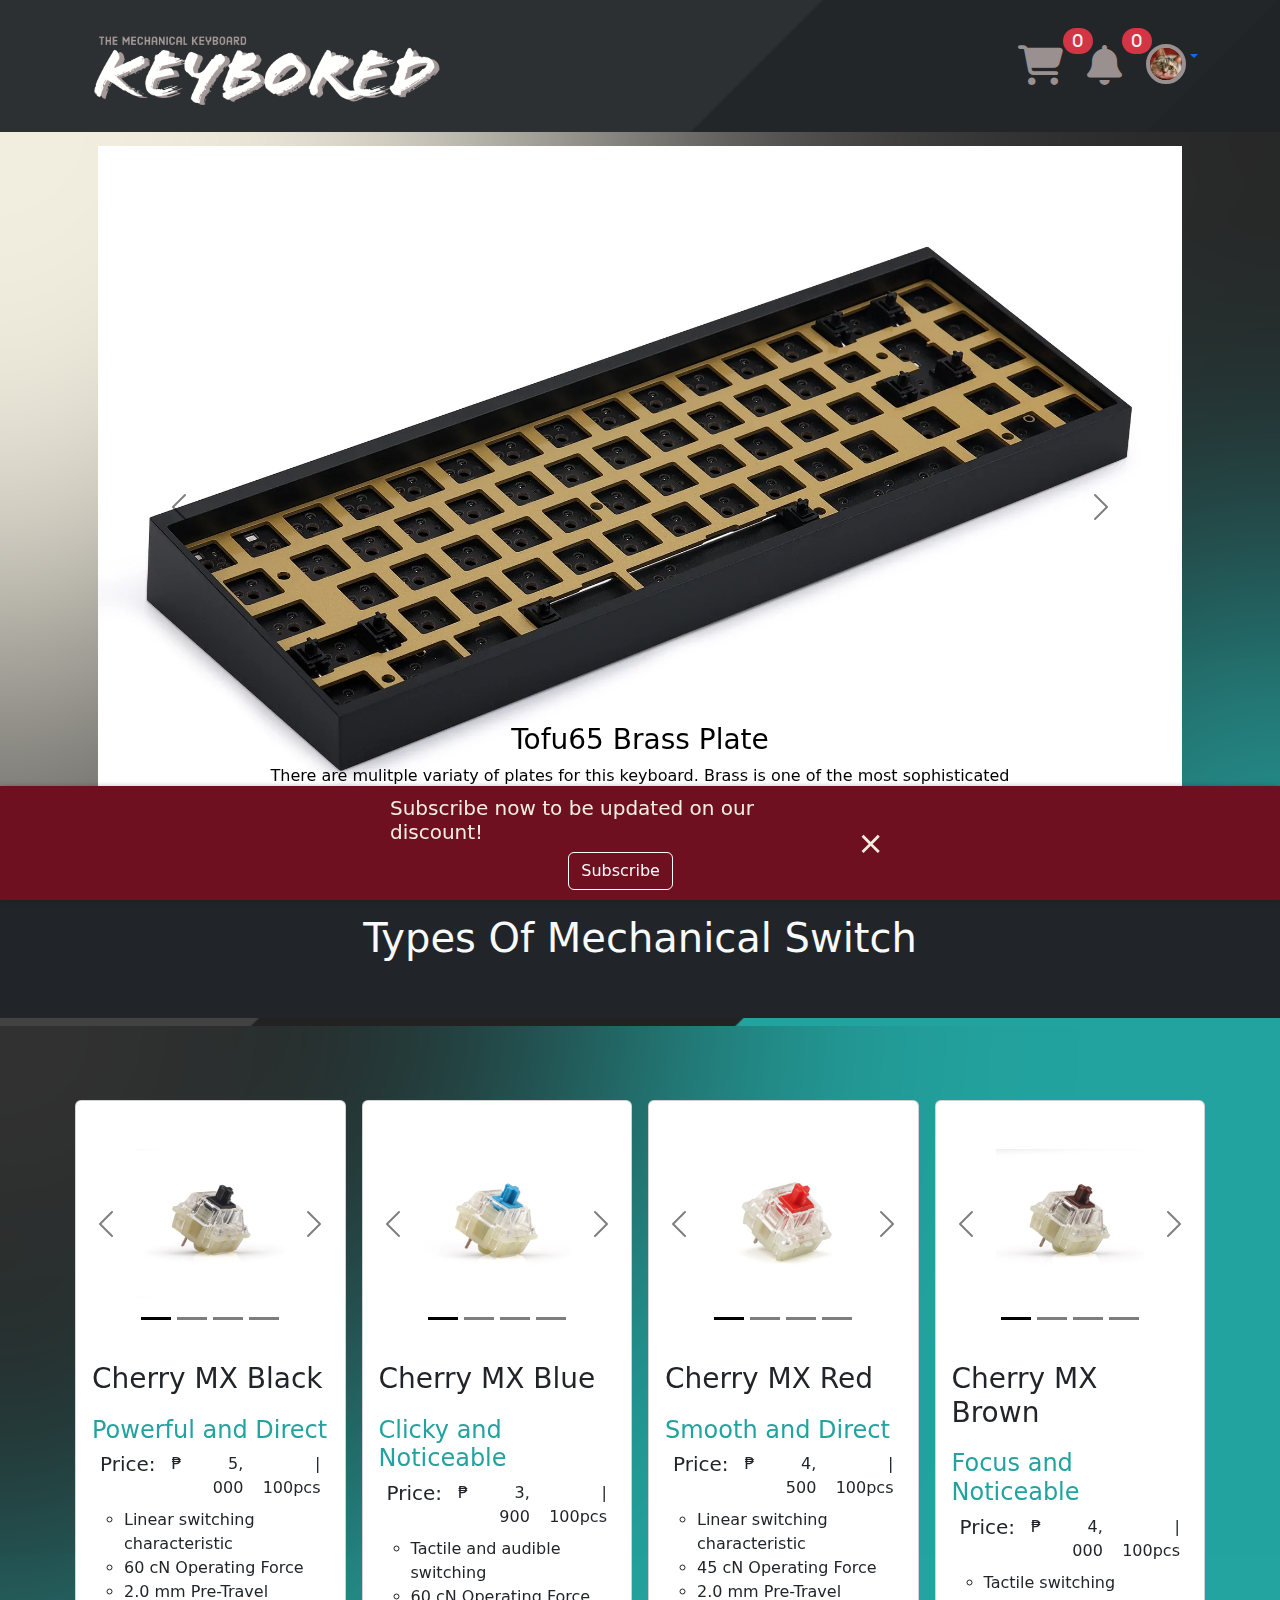
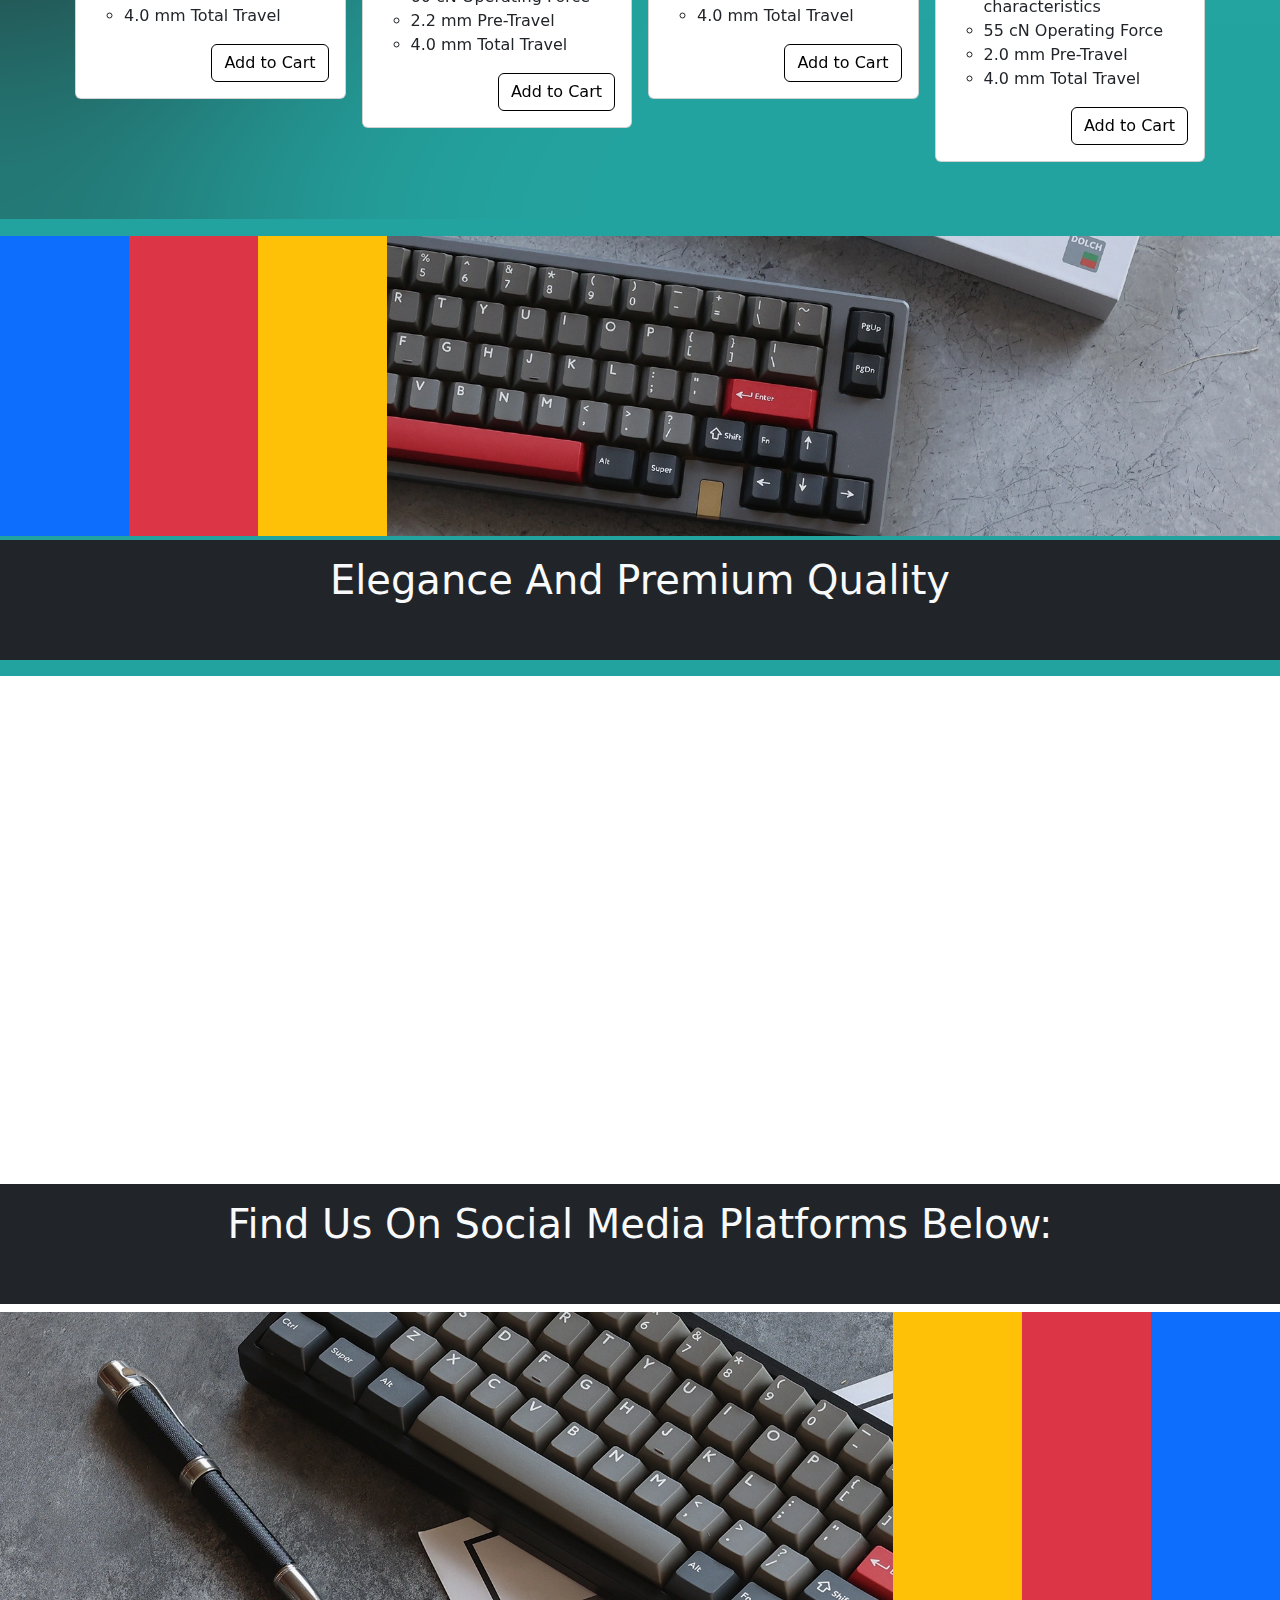
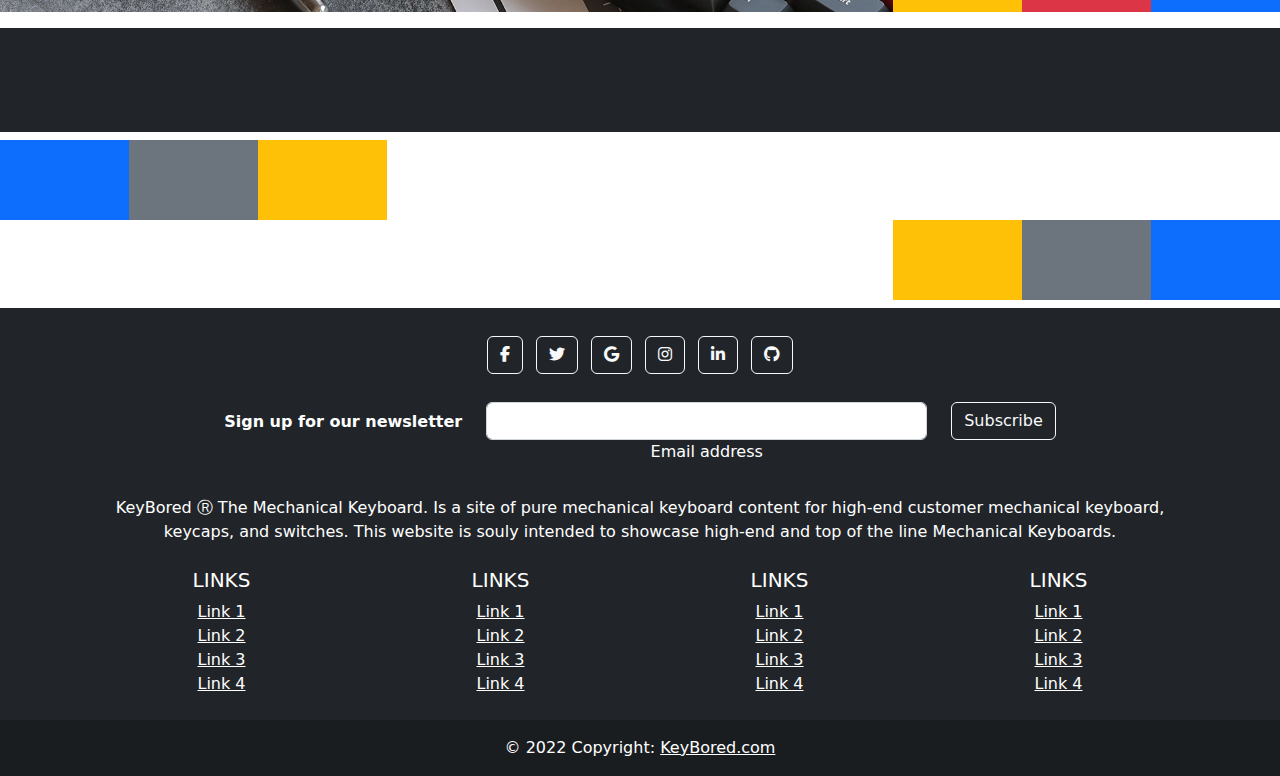
<file: index.html>
<!DOCTYPE html>
<html lang="en">

<head>
  <meta charset="UTF-8" />
  <meta http-equiv="X-UA-Compatible" content="IE=edge" />
  <meta name="viewport" content="width=device-width, initial-scale=1.0" />
  <title> | KeyBored Ⓡ The Mechanical Keyboard</title>

  <!-- title logo -->
  <link rel="icon" href="img/titlog.png" type="image/icon type" />
  <!-- title logo -->

  <link rel="stylesheet" href="css/bootstrap.css" />

  <!--  FOR BOTTOM BANNER -->
  <link rel="stylesheet" href="style.css" />

  <link rel="stylesheet" href="https://cdnjs.cloudflare.com/ajax/libs/font-awesome/6.1.1/css/all.min.css
  " />
  <!-- this is the link for the Bootstrap CDN for font awesome -->
  <link rel="stylesheet" href="https://cdn.jsdelivr.net/npm/bootstrap-icons@1.10.2/font/bootstrap-icons.css" />

  <style>
    html,
    body {
      background: url("img/background1.png");
      background-size: cover;
      background-repeat: no-repeat;
      background-attachment: fixed;
      box-sizing: border-box;
      margin-top: 0px;
      margin-bottom: 0px;
      margin-left: 0px;
      margin-right: 0px;
      scroll-behavior: smooth;
    }

    .blurbg {
      border: solid px white;
      padding-block: 10px;
      padding-inline: 15px;
      width: 100%;
      max-width: 2000px;
      margin: auto;
      backdrop-filter: blur(180px);
    }
  </style>
</head>

<body>
  <!-- START OF THE NAVBAR -->
  <nav class="navbar navbar-expand-lg navbar-dark bg-dark sticky-top m-0 p-3" style="opacity: 0.95; width: 100%">
    <div class="container align-items-center justify-content-center>
      <a class=" navbar-brand" href="#">
      <img src="img/brandname1.png" alt="logo" height="100" loading="lazy" />
      </a>
      <button class="navbar-toggler text-light" data-bs-toggle="collapse" data-bs-target="#navbarMenu">
        <span class="navbar-toggler-icon text-light"></span>
      </button>
      <div class="collapse navbar-collapse justify-content-end text-light" id="navbarMenu">
        <ul class="navbar-nav ms-3 p-0">
          <li class="nav-item justify-content-end">
            <a href="./cart.html" class="nav-link" style="font-size: 40px; color: #a09595; position: relative"><i
                class="fas fa-shopping-cart">
                <span class="badge rounded-pill  bg-danger" style="font-size: 15px; position: absolute; top: 0">0
                </span>
              </i>
            </a>
          </li>

          <li class="nav-item ms-2 p-0">
            <a href="#" class="nav-link" style="font-size: 40px; color: #a09595; position: relative"><i
                class="fas fa-bell">
                <span class="badge rounded-pill bg-danger" style="font-size: 15px; position: absolute; top: 0">0</span>
              </i>
            </a>
          </li>

          <!-- 3RD ITEM WITH DP -->

          <div class="dropdown ms-3 p-0">
            <a class="dropdown-toggle d-flex align-items-center hidden-arrow" href="#" id="pangatlongoption"
              role="button" data-bs-toggle="dropdown" aria-expanded="false">
              <img src="img/mingming.png" alt="bootstrap" class="mt-3 p-0 img-thumbnail" width="40" height="40"
                loading="lazy" style="border: solid 4px #a09595; border-radius: 50%" />
            </a>
            <ul class="dropdown-menu dropdown-menu-end p-1" aria-labelledby="pangatlongoption"
              style="background: none; border: none">
              <li>
                <div class="btn btn-outline-light rounded-pill" style="width: 100%; border: solid #a09595 0px">
                  <a href="#" class="dropdown-item text-light bg-dark rounded-pill" style="border: solid 1px white">My
                    Account</a>
                </div>
              </li>
              <li>
                <div class="btn btn-outline-light rounded-pill" style="width: 100%; border: solid #a09595 0px">
                  <a href="#" class="dropdown-item text-light bg-dark rounded-pill"
                    style="border: solid 1px white">Settings</a>
                </div>
              </li>
              <li>
                <div class="btn btn-outline-light rounded-pill" style="width: 100%; border: solid #a09595 0px">
                  <a href="#" class="dropdown-item text-light bg-dark rounded-pill"
                    style="border: solid 1px white">Logout</a>
                </div>
              </li>
            </ul>
          </div>
        </ul>
      </div>
  </nav>
  <!-- END OF THE NAVBAR -->

  <!-- START OF THE CAROUSEL -->
  <div class="blurbg">
    <div class="container">
      <div class="carousel slide carousel-fade carousel-dark p-0 mt-1 mb-3 ms-3 me-3" data-bs-ride="carousel"
        id="CarouselControl">
        <div class="carousel-indicators">
          <button data-bs-target="#CarouselControl" data-bs-slide-to="0" class="active"></button>
          <button data-bs-target="#CarouselControl" data-bs-slide-to="1"></button>
          <button data-bs-target="#CarouselControl" data-bs-slide-to="2"></button>
          <button data-bs-target="#CarouselControl" data-bs-slide-to="3"></button>
          <button data-bs-target="#CarouselControl" data-bs-slide-to="4"></button>
        </div>
        <div class="carousel-inner">
          <div class="carousel-item active">
            <img src="img/Products/tofu65.png" alt="" class="d-block w-100 h-100" />
            <div class="carousel-caption d-none d-md-block">
              <h3>Tofu65 Brass Plate</h3>
              <p>
                There are mulitple variaty of plates for this keyboard. Brass
                is one of the most sophisticated and good sounding plate for
                the unit. Some plates are FR4, Polycarbanate, and Aluminuim.
              </p>
            </div>
          </div>
          <div class="carousel-item">
            <img src="img/Products/tofu65a.png" alt="" class="d-block w-100 h-100" />
            <div class="carousel-caption d-none d-md-block">
              <h3>68 Total Keys</h3>
              <p>
                Tofu65 is a 65% mechanical keyboard that has 68 keys with a
                dedicated arrow buttons and keys for PageUp, PageDn, Home, and
                Del.
              </p>
            </div>
          </div>
          <div class="carousel-item">
            <img src="img/Products/tofu6b.png" alt="" class="d-block w-100 h-100" />
            <div class="carousel-caption d-none d-md-block">
              <h3>Type C connection</h3>
              <p>
                The specifi connection for Tofu65 is via USB Type-C only. Some
                other mechanical keyboards has 2.4 USB dongle, and Bluetooth
                connection. They also have batteries inside unlike Tofu65,
                there is none.
              </p>
            </div>
          </div>
          <div class="carousel-item">
            <img src="img/Products/tofu65c.png" alt="" class="d-block w-100 h-100" />
            <div class="carousel-caption d-none d-md-block">
              <h3>Cherry Screw-in Stabs</h3>
              <p>
                The included Stabilizer for Tofu65 is made by Cherry and their
                very own Cherry Screw-in stabilizer. This components can be
                very anoying if not tuned properly.
              </p>
            </div>
          </div>
          <div class="carousel-item">
            <img src="img/Products/tofu65d.png" alt="" class="d-block w-100 h-100" />
            <div class="carousel-caption d-none d-md-block">
              <h3>Acrylic Case</h3>
              <p>
                Originally, Tofu65 can only be both out of Aluminuim material.
                Now, you can also get it with the Acrylic version which will
                sound deeper than the Aluminuim. It also has RGB underglow
                that illuminated underneat the keyboard itself.
                <a href="https://www.youtube.com/watch?v=8BfR9Q4SiG8&t=107s">click here to learn more.</a>
              </p>
            </div>
          </div>
        </div>
        <button class="carousel-control-prev" data-bs-target="#CarouselControl" data-bs-slide="prev">
          <span class="carousel-control-prev-icon"></span>
        </button>
        <button class="carousel-control-next" data-bs-target="#CarouselControl" data-bs-slide="next">
          <span class="carousel-control-next-icon"></span>
        </button>
      </div>
      <!-- END OF THE CAROUSEL -->
    </div>
  </div>

  <div class="container-fluid bg-dark w-100 h-100 text-light text-center text-capitalize mt-1 pt-3">
    <div class="col-12">
      <h1>Types of Mechanical Switch</h1>
    </div>
    <div class="col-12 text-dark">
      <h1>content</h1>
    </div>
  </div>
  <!-- START OF CARD ELEMENTS -->
  <!-- this line below will blur the background of the types of switches -->
  <div class="blurbg">
    <div class="rowCardCarousel">
      <div class="container-fluid">
        <div class="row gx-3 pt-5 pb-5 ps-5 pe-5">
          <!-- start of the carousel inside the card1 -->

          <div class="col-md-3 gy-3">
            <div class="card">
              <div class="container">
                <div class="carousel slide carousel-fade carousel-dark p-5" data-bs-ride="carousel"
                  id="CarouselControl1">
                  <div class="carousel-indicators">
                    <button data-bs-target="#CarouselControl1" data-bs-slide-to="0" class="active"></button>
                    <button data-bs-target="#CarouselControl1" data-bs-slide-to="1"></button>
                    <button data-bs-target="#CarouselControl1" data-bs-slide-to="2"></button>
                    <button data-bs-target="#CarouselControl1" data-bs-slide-to="3"></button>
                  </div>
                  <div class="carousel-inner" role="listbox">
                    <div class="carousel-item active">
                      <img src="img/Products/blackswitch/1.png" alt="" class="d-block w-100 h-100" />
                    </div>
                    <div class="carousel-item">
                      <img src="img/Products/blackswitch/2.png" alt="" class="d-block w-100 h-100" />
                    </div>
                    <div class="carousel-item">
                      <img src="img/Products/blackswitch/3.png" alt="" class="d-block w-100 h-100" />
                    </div>
                    <div class="carousel-item">
                      <img src="img/Products/blackswitch/4.png" alt="" class="d-block w-100 h-100" />
                    </div>
                  </div>
                  <button class="carousel-control-prev" data-bs-target="#CarouselControl1" data-bs-slide="prev">
                    <span class="carousel-control-prev-icon"></span>
                  </button>
                  <button class="carousel-control-next" data-bs-target="#CarouselControl1" data-bs-slide="next">
                    <span class="carousel-control-next-icon"></span>
                  </button>
                </div>
              </div>
              <div class="card-body text-end">
                <h3 class="card-title text-start mb-4">Cherry MX Black</h3>
                <h4 class="card-subtitle text-start" style="color: #22a39f">
                  Powerful and Direct
                </h4>
                <div class="amount d-flex gap-3 p-2">
                  <h5>Price:</h5>
                  <span>₱</span>
                  <span>5, 000</span>
                  <span>| 100pcs</span>
                </div>
                <span class="card-text">
                  <ul style="list-style-type: circle; text-align: start">
                    <li>Linear switching characteristic</li>
                    <li>60 cN Operating Force</li>
                    <li>2.0 mm Pre-Travel</li>
                    <li>4.0 mm Total Travel</li>
                  </ul>
                </span>
                <button class="btn btn-ouline-dark addToCart">Add to Cart</button>
              </div>
            </div>
          </div>
          <!-- end of the carousel inside the card1 -->

          <!-- start of the corousel inside the card 2 -->

          <div class="col-md-3 gy-3">
            <div class="card">
              <div class="container">
                <div class="carousel slide carousel-fade carousel-dark p-5" data-bs-ride="carousel"
                  id="CarouselControl2">
                  <div class="carousel-indicators">
                    <button data-bs-target="#CarouselControl2" data-bs-slide-to="0" class="active"></button>
                    <button data-bs-target="#CarouselControl2" data-bs-slide-to="1"></button>
                    <button data-bs-target="#CarouselControl2" data-bs-slide-to="2"></button>
                    <button data-bs-target="#CarouselControl2" data-bs-slide-to="3"></button>
                  </div>
                  <div class="carousel-inner">
                    <div class="carousel-item active">
                      <img src="img/Products/blueswitch/1.png" alt="" class="d-block w-100 h-100" />
                    </div>
                    <div class="carousel-item">
                      <img src="img/Products/blueswitch/2.png" alt="" class="d-block w-100 h-100" />
                    </div>
                    <div class="carousel-item">
                      <img src="img/Products/blueswitch/3.png" alt="" class="d-block w-100 h-100" />
                    </div>
                    <div class="carousel-item">
                      <img src="img/Products/blueswitch/4.png" alt="" class="d-block w-100 h-100" />
                    </div>
                  </div>
                  <button class="carousel-control-prev" data-bs-target="#CarouselControl2" data-bs-slide="prev">
                    <span class="carousel-control-prev-icon"></span>
                  </button>
                  <button class="carousel-control-next" data-bs-target="#CarouselControl2" data-bs-slide="next">
                    <span class="carousel-control-next-icon"></span>
                  </button>
                </div>
              </div>
              <div class="card-body text-end">
                <h3 class="card-title text-start mb-4">Cherry MX Blue</h3>
                <h4 class="card-subtitle text-start" style="color: #22a39f">
                  Clicky and Noticeable
                </h4>
                <div class="amount d-flex gap-3 p-2">
                  <h5>Price:</h5>
                  <span>₱</span>
                  <span>3, 900</span>
                  <span>| 100pcs</span>
                </div>
                <span class="card-text">
                  <ul style="list-style-type: circle; text-align: start">
                    <li>Tactile and audible switching</li>
                    <li>60 cN Operating Force</li>
                    <li>2.2 mm Pre-Travel</li>
                    <li>4.0 mm Total Travel</li>
                  </ul>
                </span>
                <button class="btn btn-ouline-dark addToCart">Add to Cart</button>
              </div>
            </div>
          </div>
          <!-- end of the carousel inside the card 2 -->

          <!-- start of the carousel inside the card 3 -->

          <div class="col-md-3 gy-3">
            <div class="card">
              <div class="container">
                <div class="carousel slide carousel-fade carousel-dark p-5" data-bs-ride="carousel"
                  id="CarouselControl3">
                  <div class="carousel-indicators">
                    <button data-bs-target="#CarouselControl3" data-bs-slide-to="0" class="active"></button>
                    <button data-bs-target="#CarouselControl3" data-bs-slide-to="1"></button>
                    <button data-bs-target="#CarouselControl3" data-bs-slide-to="2"></button>
                    <button data-bs-target="#CarouselControl3" data-bs-slide-to="3"></button>
                  </div>
                  <div class="carousel-inner">
                    <div class="carousel-item active">
                      <img src="img/Products/redswitch/1.png" alt="" class="d-block w-100 h-100" />
                    </div>
                    <div class="carousel-item">
                      <img src="img/Products/redswitch/2.png" alt="" class="d-block w-100 h-100" />
                    </div>
                    <div class="carousel-item">
                      <img src="img/Products/redswitch/3.png" alt="" class="d-block w-100 h-100" />
                    </div>
                    <div class="carousel-item">
                      <img src="img/Products/redswitch/4.png" alt="" class="d-block w-100 h-100" />
                    </div>
                  </div>
                  <button class="carousel-control-prev" data-bs-target="#CarouselControl3" data-bs-slide="prev">
                    <span class="carousel-control-prev-icon"></span>
                  </button>
                  <button class="carousel-control-next" data-bs-target="#CarouselControl3" data-bs-slide="next">
                    <span class="carousel-control-next-icon"></span>
                  </button>
                </div>
              </div>
              <div class="card-body text-end">
                <h3 class="card-title text-start mb-4">Cherry MX Red</h3>
                <h4 class="card-subtitle text-start" style="color: #22a39f">
                  Smooth and Direct
                </h4>
                <div class="amount d-flex gap-3 p-2">
                  <h5>Price:</h5>
                  <span>₱</span>
                  <span>4, 500</span>
                  <span>| 100pcs</span>
                </div>
                <span class="card-text">
                  <ul style="list-style-type: circle; text-align: start">
                    <li>Linear switching characteristic</li>
                    <li>45 cN Operating Force</li>
                    <li>2.0 mm Pre-Travel</li>
                    <li>4.0 mm Total Travel</li>
                  </ul>
                </span>
                <button class="btn btn-ouline-dark addToCart">Add to Cart</button>
              </div>
            </div>
          </div>
          <!-- end of the carousel inside the card 3 -->

          <!-- start of the carousel inside the card 4 -->
          <div class="col-md-3 gy-3">
            <div class="card">
              <div class="container">
                <div class="carousel slide carousel-fade carousel-dark p-5" data-bs-ride="carousel"
                  id="CarouselControl4">
                  <div class="carousel-indicators">
                    <button data-bs-target="#CarouselControl4" data-bs-slide-to="0" class="active"></button>
                    <button data-bs-target="#CarouselControl4" data-bs-slide-to="1"></button>
                    <button data-bs-target="#CarouselControl4" data-bs-slide-to="2"></button>
                    <button data-bs-target="#CarouselControl4" data-bs-slide-to="3"></button>
                  </div>
                  <div class="carousel-inner">
                    <div class="carousel-item active">
                      <img src="img/Products/brownswitch/1.png" alt="" class="d-block w-100 h-100" />
                    </div>
                    <div class="carousel-item">
                      <img src="img/Products/brownswitch/2.png" alt="" class="d-block w-100 h-100" />
                    </div>
                    <div class="carousel-item">
                      <img src="img/Products/brownswitch/3.png" alt="" class="d-block w-100 h-100" />
                    </div>
                    <div class="carousel-item">
                      <img src="img/Products/brownswitch/4.png" alt="" class="d-block w-100 h-100" />
                    </div>
                  </div>
                  <button class="carousel-control-prev" data-bs-target="#CarouselControl4" data-bs-slide="prev">
                    <span class="carousel-control-prev-icon"></span>
                  </button>
                  <button class="carousel-control-next" data-bs-target="#CarouselControl4" data-bs-slide="next">
                    <span class="carousel-control-next-icon"></span>
                  </button>
                </div>
              </div>
              <div class="card-body text-end">
                <h3 class="card-title text-start mb-4">Cherry MX Brown</h3>
                <h4 class="card-subtitle text-start" style="color: #22a39f">
                  Focus and Noticeable
                </h4>
                <div class="amount d-flex gap-3 p-2">
                  <h5>Price:</h5>
                  <span>₱</span>
                  <span>4, 000</span>
                  <span>| 100pcs</span>
                </div>
                <span class="card-text">
                  <ul style="list-style-type: circle; text-align: start">
                    <li>Tactile switching characteristics</li>
                    <li>55 cN Operating Force</li>
                    <li>2.0 mm Pre-Travel</li>
                    <li>4.0 mm Total Travel</li>
                  </ul>
                </span>
                <button class="btn btn-ouline-dark addToCart">Add to Cart</button>
              </div>
            </div>
          </div>
          <!-- end of the carousel inside the card 4 -->
        </div>
      </div>
    </div>
  </div>
  <!-- END OF CARD ELEMENTS -->
  <!-- NEW CONTENT DESIGN-->
  <div class="container-fluid">
    <div class="row mt-3" style="
          border: solid 0px white;
          background-image: url(./img/Products/design/1.png);
          background-size: cover;
          background-repeat: no-repeat;
        ">
      <div class="container d-flex m-0 p-0 flex-row align-items-stretch" style="height: 300px">
        <div class="bg-primary p-2 text-primary">Sample Flex 1</div>
        <div class="bg-danger p-2 text-danger">Sample Flex 2</div>
        <div class="bg-warning p-2 text-warning">Sample Flex 3</div>
      </div>
    </div>
  </div>
  <!-- ************************************************************************ -->

  <div class="container-fluid bg-dark w-100 h-100 text-light text-center text-capitalize mt-1 pt-3">
    <div class="col-12 text-light">
      <h1>Elegance and Premium quality</h1>
    </div>
    <div class="col-12 text-dark">
      <h1>content</h1>
    </div>
  </div>

  <!-- ************************************************************************ -->
  <div class="container-fluid m-0 p-0">
    <div class="youtubevidz d-flex flex-row" style="
          border: solid 0px red;
          width: 100%;
          height: 500px;
          background: none;
          position: relative;
          justify-content: center;
          margin: auto;
        ">
      <div class="col-6">
        <div class="embed-responsive embed-responsive-21by9">
          <iframe width="100%" height="500" src="https://www.youtube.com/embed/FuSDQ_J1upw" title="YouTube video player"
            frameborder="0"
            allow="accelerometer; autoplay; clipboard-write; encrypted-media; gyroscope; picture-in-picture"
            allowfullscreen></iframe>
        </div>
      </div>

      <div class="col-6">
        <div class="embed-responsive embed-responsive-21by9">
          <iframe width="100%" height="500" src="https://www.youtube.com/embed/HLxk3C5bwAk" title="YouTube video player"
            frameborder="0"
            allow="accelerometer; autoplay; clipboard-write; encrypted-media; gyroscope; picture-in-picture"
            allowfullscreen></iframe>
        </div>
      </div>
    </div>
  </div>
  <!-- ************************************************************************ -->
  <div class="container-fluid bg-dark w-100 h-100 text-light text-center text-capitalize mt-3 pt-3">
    <div class="col-12 text-light">
      <h1>Find us on social media platforms below:</h1>
    </div>
    <div class="col-12 text-dark">
      <h1>content</h1>
    </div>
  </div>
  <!-- ************************************************************************ -->

  <div class="container-fluid">
    <div class="row mt-0" style="
          border: solid 0px white;
          background-image: url(./img/Products/design/4.png);
          background-size: cover;
          background-repeat: no-repeat;
        ">
      <div class="container d-flex m-0 p-0 flex-row-reverse align-items-stretch" style="height: 300px">
        <div class="bg-primary p-2 text-primary">Sample Flex 1</div>
        <div class="bg-danger p-2 text-danger">Sample Flex 2</div>
        <div class="bg-warning p-2 text-warning">Sample Flex 3</div>
      </div>
    </div>
  </div>
  <!-- NEW CONTENT DESIGN -->

  <div class="container-fluid bg-dark w-100 h-100 text-light text-center text-capitalize mt-3">
    <div class="col-12 text-dark">
      <h1>sample content</h1>
    </div>
    <div class="col-12 text-dark">
      <h1>sample content</h1>
    </div>
  </div>

  <!-- FLEX EXAMPLES -->
  <div class="container-fluid d-flex m-0 p-0 flex-row">
    <div class="bg-primary p-2 text-primary">Sample Flex 1</div>
    <div class="bg-secondary p-2 text-secondary">Sample Flex 2</div>
    <div class="bg-warning p-2 text-warning">Sample Flex 3</div>
  </div>

  <div class="container-fluid d-flex m-0 p-0 flex-row">
    <div class="bg-primary p-2 text-primary">Sample Flex 1</div>
    <div class="bg-secondary p-2 text-secondary">Sample Flex 2</div>
    <div class="bg-warning p-2 text-warning">Sample Flex 3</div>
  </div>

  <div class="container-fluid d-flex m-0 p-0 flex-row-reverse">
    <div class="bg-primary p-2 text-primary">Sample Flex 1</div>
    <div class="bg-secondary p-2 text-secondary">Sample Flex 2</div>
    <div class="bg-warning p-2 text-warning">Sample Flex 3</div>
  </div>

  <div class="container-fluid d-flex mb-2 p-0 flex-row-reverse">
    <div class="bg-primary p-2 text-primary">Sample Flex 1</div>
    <div class="bg-secondary p-2 text-secondary">Sample Flex 2</div>
    <div class="bg-warning p-2 text-warning">Sample Flex 3</div>
  </div>
  <!-- FLEX EXAMPLES -->

  <!-- Footer -->
  <footer class="bg-dark text-center text-white">
    <!-- Grid container -->
    <div class="container p-4">
      <!-- Section: Social media -->
      <section class="mb-4">
        <!-- Facebook -->
        <a class="btn btn-outline-light btn-floating m-1" href="https://www.facebook.com/KBDfanskeyboard"
          role="button"><i class="fab fa-facebook-f"></i></a>

        <!-- Twitter -->
        <a class="btn btn-outline-light btn-floating m-1"
          href="https://twitter.com/KBDfans?ref_src=twsrc%5Egoogle%7Ctwcamp%5Eserp%7Ctwgr%5Eauthor" role="button"><i
            class="fab fa-twitter"></i></a>

        <!-- Google -->
        <a class="btn btn-outline-light btn-floating m-1" href="#!" role="button"><i class="fab fa-google"></i></a>

        <!-- Instagram -->
        <a class="btn btn-outline-light btn-floating m-1" href="https://www.instagram.com/kbdfans/?hl=en"
          role="button"><i class="fab fa-instagram"></i></a>

        <!-- Linkedin -->
        <a class="btn btn-outline-light btn-floating m-1" href="#!" role="button"><i class="fab fa-linkedin-in"></i></a>

        <!-- Github -->
        <a class="btn btn-outline-light btn-floating m-1" href="#!" role="button"><i class="fab fa-github"></i></a>
      </section>
      <!-- Section: Social media -->

      <!-- Section: Form -->
      <section class="">
        <form action="">
          <!--Grid row-->
          <div class="row d-flex justify-content-center">
            <!--Grid column-->
            <div class="col-auto">
              <p class="pt-2">
                <strong>Sign up for our newsletter</strong>
              </p>
            </div>
            <!--Grid column-->

            <!--Grid column-->
            <div class="col-md-5 col-12">
              <!-- Email input -->
              <div class="form-outline form-white mb-4">
                <input type="email" id="form5Example21" class="form-control" />
                <label class="form-label" for="form5Example21">Email address</label>
              </div>
            </div>
            <!--Grid column-->

            <!--Grid column-->
            <div class="col-auto">
              <!-- Submit button -->
              <button type="submit" class="btn btn-outline-light mb-4">
                Subscribe
              </button>
            </div>
            <!--Grid column-->
          </div>
          <!--Grid row-->
        </form>
      </section>
      <!-- Section: Form -->

      <!-- Section: Text -->
      <section class="mb-4">
        <p>
          KeyBored Ⓡ The Mechanical Keyboard. Is a site of pure mechanical
          keyboard content for high-end customer mechanical keyboard, keycaps,
          and switches. This website is souly intended to showcase high-end
          and top of the line Mechanical Keyboards.
        </p>
      </section>
      <!-- Section: Text -->

      <!-- Section: Links -->
      <section class="">
        <!--Grid row-->
        <div class="row">
          <!--Grid column-->
          <div class="col-lg-3 col-md-6 mb-4 mb-md-0">
            <h5 class="text-uppercase">Links</h5>

            <ul class="list-unstyled mb-0">
              <li>
                <a href="#!" class="text-white">Link 1</a>
              </li>
              <li>
                <a href="#!" class="text-white">Link 2</a>
              </li>
              <li>
                <a href="#!" class="text-white">Link 3</a>
              </li>
              <li>
                <a href="#!" class="text-white">Link 4</a>
              </li>
            </ul>
          </div>
          <!--Grid column-->

          <!--Grid column-->
          <div class="col-lg-3 col-md-6 mb-4 mb-md-0">
            <h5 class="text-uppercase">Links</h5>

            <ul class="list-unstyled mb-0">
              <li>
                <a href="#!" class="text-white">Link 1</a>
              </li>
              <li>
                <a href="#!" class="text-white">Link 2</a>
              </li>
              <li>
                <a href="#!" class="text-white">Link 3</a>
              </li>
              <li>
                <a href="#!" class="text-white">Link 4</a>
              </li>
            </ul>
          </div>
          <!--Grid column-->

          <!--Grid column-->
          <div class="col-lg-3 col-md-6 mb-4 mb-md-0">
            <h5 class="text-uppercase">Links</h5>

            <ul class="list-unstyled mb-0">
              <li>
                <a href="#!" class="text-white">Link 1</a>
              </li>
              <li>
                <a href="#!" class="text-white">Link 2</a>
              </li>
              <li>
                <a href="#!" class="text-white">Link 3</a>
              </li>
              <li>
                <a href="#!" class="text-white">Link 4</a>
              </li>
            </ul>
          </div>
          <!--Grid column-->

          <!--Grid column-->
          <div class="col-lg-3 col-md-6 mb-4 mb-md-0">
            <h5 class="text-uppercase">Links</h5>

            <ul class="list-unstyled mb-0">
              <li>
                <a href="#!" class="text-white">Link 1</a>
              </li>
              <li>
                <a href="#!" class="text-white">Link 2</a>
              </li>
              <li>
                <a href="#!" class="text-white">Link 3</a>
              </li>
              <li>
                <a href="#!" class="text-white">Link 4</a>
              </li>
            </ul>
          </div>
          <!--Grid column-->
        </div>
        <!--Grid row-->
      </section>
      <!-- Section: Links -->
    </div>
    <!-- Grid container -->

    <!-- Copyright -->
    <div class="text-center p-3" style="background-color: rgba(0, 0, 0, 0.2)">
      © 2022 Copyright:
      <a class="text-white" href="https://mdbootstrap.com/">KeyBored.com</a>
    </div>
    <!-- Copyright -->
  </footer>
  <!-- Footer -->

  <!-- Bottom banner -->
  <div class="bottombar">
    <div class="bottombar__content">
      <div class="bottombar__text">
        <h5>Subscribe now to be updated on our discount!</h5>
        <button class="btn btn-outline-dark text-light d-flex justify-content-center"
          style="border: 1px white solid; margin: auto">
          Subscribe
        </button>
      </div>
      <button class="bottombar__close" type="button">&times;</button>
    </div>
  </div>

  <script>
    document.addEventListener("click", function (e) {
      if (e.target.className.indexOf("bottombar__close") !== -1) {
        document.body.removeChild(e.target.parentElement.parentElement);
      }
    });
  </script>
  <!-- Bottom banner -->

  <!-- bottom banner source: https://www.youtube.com/watch?v=MZ_dze0hWl4 -->

  <!--  START OF THE NEW CAROUSEL FULL WIDTH -->
  <!-- Source for the carousel https://www.youtube.com/watch?v=ku_97a6Bgkg -->

  <!--  END OF THE NEW CAROUSEL FULL WIDTH -->

  <script src="js/bootstrap.bundle.js"></script>
</body>

</html>
</file>
<file: style.css>
.bottombar {
  position: fixed;
  bottom: 0;
  left: 0;
  width: 100%;
  background: #6e1020;
  color: #f3efe0;
  box-shadow: 0 0 5px rgba(0, 0, 0, 0.25);
  box-sizing: border-box;
  padding: 10px;
}

.bottombar__content {
  max-width: 500px;
  margin: 0 auto;
  display: flex;
  justify-content: space-between;
}

.bottombar__close {
  background: none;
  border: none;
  color: #f3efe0;
  cursor: pointer;
  font-size: 2em;
}

/* .bottombar__content > * {
  display: flex;
  align-items: center;
} */
/* This will target the parent and the child element under the said class */
.addToCart {
  color: black;
  border: 1px solid black;

}

.addToCart:hover {
  background: rgb(29, 27, 27);
  color: white;
}
</file>
